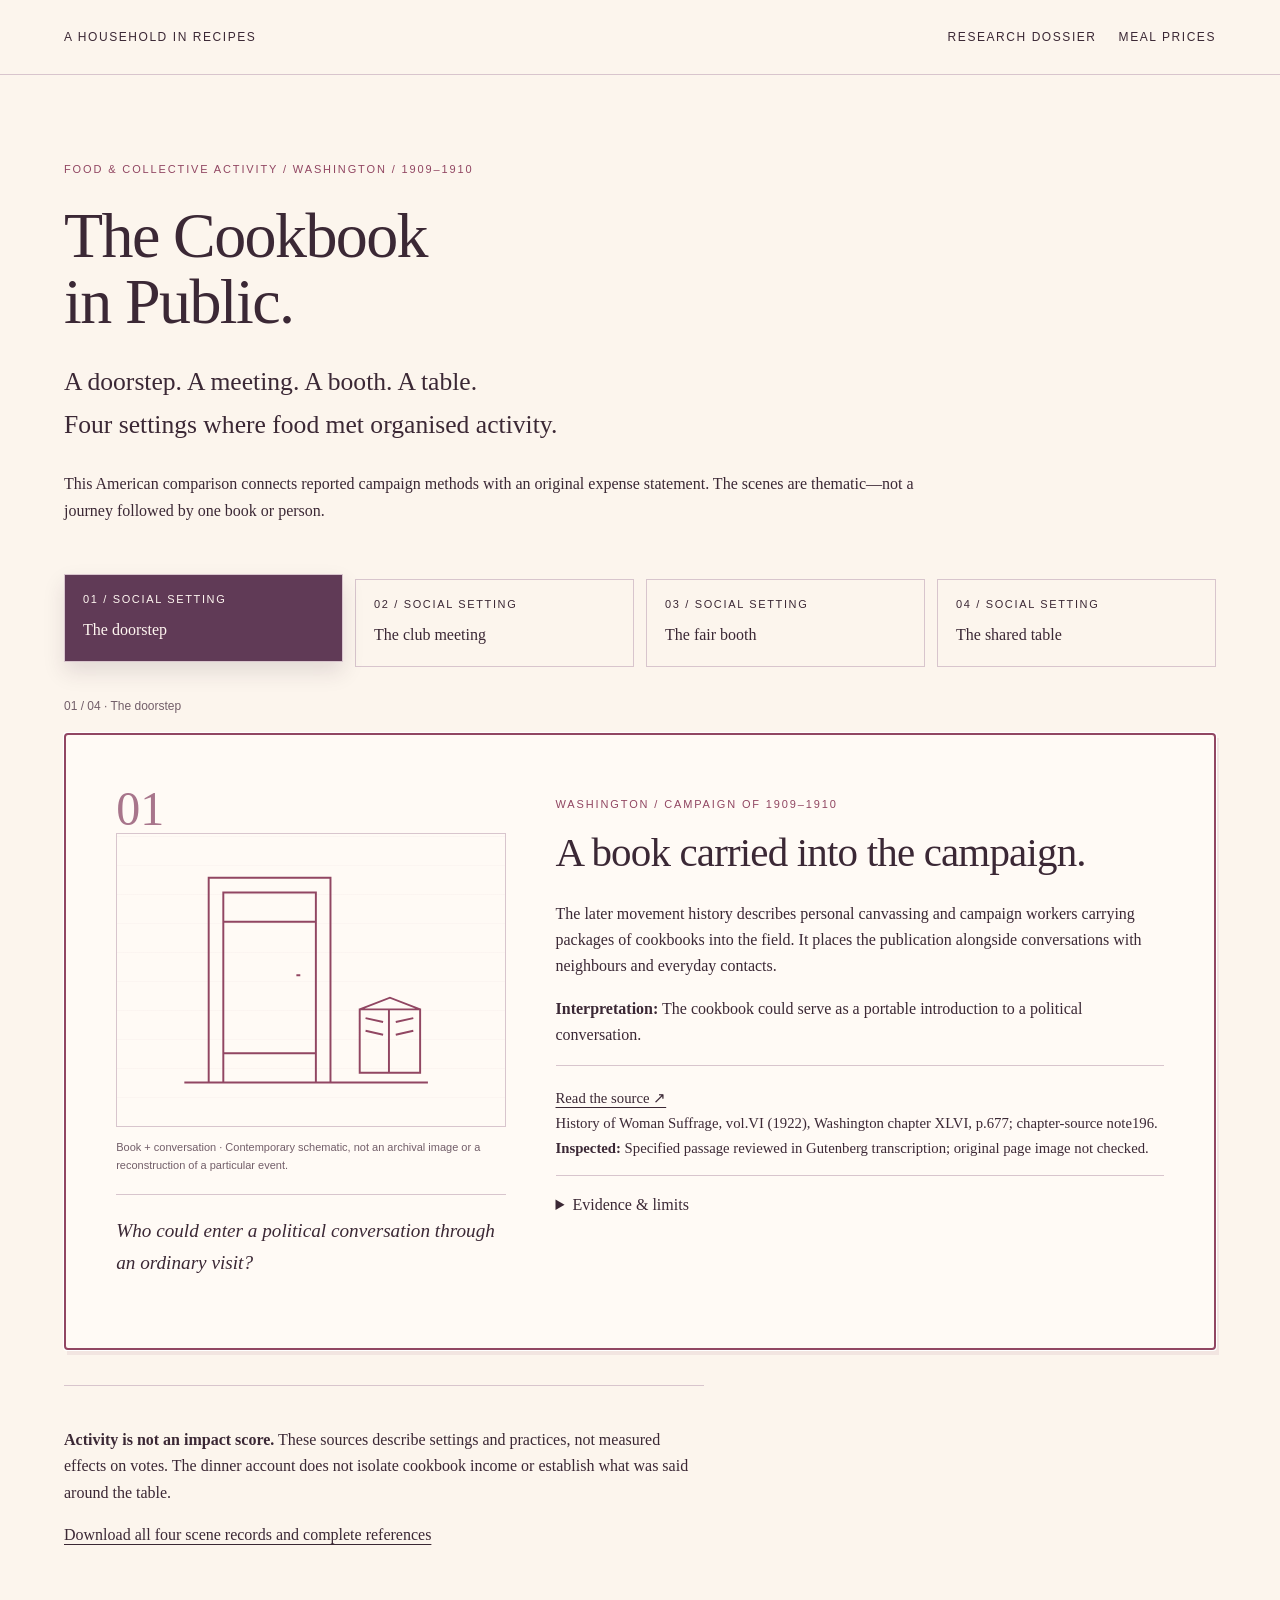
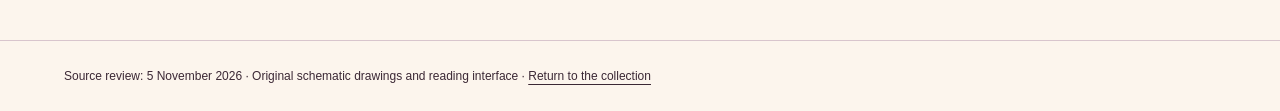
<file: public-life.html>
<!doctype html><html lang="en"><head><meta charset="utf-8"><meta name="viewport" content="width=device-width,initial-scale=1"><title>The Cookbook in Public — A Household in Recipes</title><meta name="description" content="Four source-led scenes connecting cookbooks, canvassing, club discussions, fair booths and collective hospitality in Washington’s suffrage campaign."><link rel="stylesheet" href="public-life.css?v=1"><script src="public-life.js?v=1" defer></script><link rel="stylesheet" href="typography.css?v=1"><link rel="stylesheet" href="palette.css?v=1"></head><body><a class="skip" href="#main">Skip to content</a><header class="public-header"><a href="index.html">A Household in Recipes</a><nav aria-label="Main navigation"><a href="research.html">Research dossier</a><a href="meal-price.html">Meal prices</a></nav></header><main id="main" class="public-wrap"><div class="public-hero"><p class="eyebrow">Food & collective activity / Washington / 1909–1910</p><h1>The Cookbook<br>in Public.</h1><p class="lead">A doorstep. A meeting. A booth. A table.<br>Four settings where food met organised activity.</p><p>This American comparison connects reported campaign methods with an original expense statement. The scenes are thematic—not a journey followed by one book or person.</p></div><div class="scene-tabs" id="scene-tabs" aria-label="Explore four social settings" hidden><button type="button" id="tab-doorstep" data-name="The doorstep"><span>01 / SOCIAL SETTING</span>The doorstep</button><button type="button" id="tab-club" data-name="The club meeting"><span>02 / SOCIAL SETTING</span>The club meeting</button><button type="button" id="tab-booth" data-name="The fair booth"><span>03 / SOCIAL SETTING</span>The fair booth</button><button type="button" id="tab-table" data-name="The shared table"><span>04 / SOCIAL SETTING</span>The shared table</button></div><p class="scene-status" id="scene-status" aria-live="polite">All four settings are shown. Source notes open below each.</p><noscript><p>All four scenes are available without JavaScript.</p></noscript><section class="public-scene" id="doorstep" tabindex="0"><div class="scene-layout"><div><div class="scene-number">01</div><div class="scene-drawing"><svg viewBox="0 0 390 300" aria-hidden="true"><path d="M65 255h250M90 255V45h125v210M105 255V60h95v195M180 145h4M105 90h95M105 225h95M245 180h62v65h-62zM245 180l31-12 31 12M275 180v65M251 189l18 4m-18 9 18 4m13-13 18-4m-18 17 18-4"/></svg></div><p class="scene-caption">Book + conversation · Contemporary schematic, not an archival image or a reconstruction of a particular event.</p><p class="scene-question">Who could enter a political conversation through an ordinary visit?</p></div><div><p class="eyebrow">Washington / campaign of 1909–1910</p><h2>A book carried into the campaign.</h2><p>The later movement history describes personal canvassing and campaign workers carrying packages of cookbooks into the field. It places the publication alongside conversations with neighbours and everyday contacts.</p><p><strong>Interpretation:</strong> The cookbook could serve as a portable introduction to a political conversation.</p><p class="source-note"><a href="https://www.gutenberg.org/files/30051/30051-h/30051-h.htm#Page_677">Read the source ↗</a><br>History of Woman Suffrage, vol.VI (1922), Washington chapter XLVI, p.677; chapter-source note196.<br><strong>Inspected:</strong> Specified passage reviewed in Gutenberg transcription; original page image not checked.</p><details><summary>Evidence & limits</summary><p><strong>Limit:</strong> A retrospective account of campaign methods. It does not identify every visitor or purchaser, or prove that each conversation included a sale or changed a vote.</p></details></div></div></section><section class="public-scene" id="club" tabindex="0"><div class="scene-layout"><div><div class="scene-number">02</div><div class="scene-drawing"><svg viewBox="0 0 390 300" aria-hidden="true"><path d="M50 215h290M80 215v50m230-50v50M130 95h120v90H130zM142 108h95m-95 15h76m-76 15h88m-88 15h65M88 170v38m-20-38h40m-30-9a16 16 0 1 0 0-32 16 16 0 0 0 0 32M300 170v38m-20-38h40m-30-9a16 16 0 1 0 0-32 16 16 0 0 0 0 32M155 210l20-12 20 12 20-12 20 12"/></svg></div><p class="scene-caption">Menu + discussion · Contemporary schematic, not an archival image or a reconstruction of a particular event.</p><p class="scene-question">How did practical household knowledge acquire a public audience?</p></div><div><p class="eyebrow">Washington / campaign of 1909–1910</p><h2>A menu became a subject for discussion.</h2><p>The same chapter reports suffrage-club programmes about food quality and the exhibition and discussion of model menus.</p><p><strong>Interpretation:</strong> Knowledge associated with household provision became material for collective discussion.</p><p class="source-note"><a href="https://www.gutenberg.org/files/30051/30051-h/30051-h.htm#Page_677">Read the source ↗</a><br>History of Woman Suffrage, vol.VI (1922), chapter XLVI, p.677.<br><strong>Inspected:</strong> Specified passage reviewed in Gutenberg transcription; not a club-minute or original-image check.</p><details><summary>Evidence & limits</summary><p><strong>Limit:</strong> The passage does not name particular meetings, count attendees or reproduce the menus. It does not establish that these programmes used a particular cookbook recipe.</p></details></div></div></section><section class="public-scene" id="booth" tabindex="0"><div class="scene-layout"><div><div class="scene-number">03</div><div class="scene-drawing"><svg viewBox="0 0 390 300" aria-hidden="true"><path d="M60 110h270L300 60H90zM65 110v150m260-150v150M65 200h260M80 200v60m230-60v60M90 145h50v45H90zM115 145v45m40 0h60v-45h-60zM185 145v45M240 145h60m-60 12h50m-50 13h55m-55 13h30M80 110l25-50 25 50 25-50 25 50 25-50 25 50 25-50 25 50M140 260h110"/></svg></div><p class="scene-caption">Book + badge + enrolment · Contemporary schematic, not an archival image or a reconstruction of a particular event.</p><p class="scene-question">When did buying an object become an invitation to join?</p></div><div><p class="eyebrow">Washington / campaign of 1909–1910</p><h2>Publishing, selling and recruiting met.</h2><p>The history describes suffrage booths selling cookbooks, pins and pennants while collecting enrolment signatures. Its discussion then turns to publicity at Seattle’s 1909 Alaska-Yukon-Pacific Exposition.</p><p><strong>Interpretation:</strong> A booth brought material goods and opportunities for political participation into one setting.</p><p class="source-note"><a href="https://www.gutenberg.org/files/30051/30051-h/30051-h.htm#Page_677">Read the source ↗</a><br>History of Woman Suffrage, vol.VI (1922), chapter XLVI, pp.677–678.<br><strong>Inspected:</strong> Specified passage reviewed in Gutenberg transcription; no booth account or original-image check.</p><details><summary>Evidence & limits</summary><p><strong>Limit:</strong> The account does not give transactions, recruitment totals or conversion rates. Do not assign every reported booth practice to the Exposition or treat signatures as votes.</p></details></div></div></section><section class="public-scene" id="table" tabindex="0"><div class="scene-layout"><div><div class="scene-number">04</div><div class="scene-drawing"><svg viewBox="0 0 390 300" aria-hidden="true"><path d="M60 175h270M85 175v80m220-80v80M100 155h48m-24-5v-25m-12 0h24M174 155h48m-24-5v-25m-12 0h24M248 155h48m-24-5v-25m-12 0h24M40 160v85h30m280-85v85h-30M40 185h20m290 0h-20M135 75h130v30H135zM150 86h95M145 225h115v45H145zM155 236h65m-65 12h90"/></svg></div><p class="scene-caption">Dinner + tickets + hospitality · Contemporary schematic, not an archival image or a reconstruction of a particular event.</p><p class="scene-question">What did it cost to bring people to the same table?</p></div><div><p class="eyebrow">Washington / national convention expense / 1909</p><h2>Hospitality left an account.</h2><p>Eaton’s convention-expense statement records a daylight dinner costing $200, ticket receipts of $168 and a stated net cost of $32.</p><div class="dinner-ledger"><div><strong>$200</strong><span>Recorded expense</span></div><div><strong>$168</strong><span>Ticket receipts</span></div><div><strong>$32</strong><span>Stated net cost</span></div></div><p><strong>Interpretation:</strong> Shared hospitality required resources as well as organisation. This dinner was a net expense in the reported account, not a demonstrated fundraiser.</p><p class="source-note"><a href="https://wshs.contentdm.oclc.org/digital/collection/devoe/id/14747">Read the source ↗</a><br>Eaton, Treasurer’s Report through 10 January 1911, attached Report of National Convention Expense, 1909, manuscript p.3; item14747, SL_devoe_000954.jpg; WSL Manuscripts, MS171, Box2.<br><strong>Inspected:</strong> Entire original page image visually checked; factual dinner lines and arithmetic checked.</p><details><summary>Evidence & limits</summary><p><strong>Limit:</strong> The statement does not supply the menu, number of diners, ticket price, seating or a record of conversations. It is separate from cookbook sales and the later banquet to DeVoe.</p></details></div></div></section><div class="public-bottom"><p><strong>Activity is not an impact score.</strong> These sources describe settings and practices, not measured effects on votes. The dinner account does not isolate cookbook income or establish what was said around the table.</p><p><a href="public-life-data.json">Download all four scene records and complete references</a></p></div></main><footer class="public-footer">Source review: 5 November 2026 · Original schematic drawings and reading interface · <a href="index.html">Return to the collection</a></footer></body></html>
</file>
<file: public-life.css>
*{box-sizing:border-box}html{scroll-behavior:smooth}body{margin:0;background:#f4f0e6;color:#252a24;font-family:Georgia,serif;line-height:1.65}a{color:inherit;text-underline-offset:4px;overflow-wrap:anywhere}button{font:inherit}button:focus-visible,a:focus-visible{outline:3px solid #9d593b;outline-offset:5px}.skip{position:absolute;top:-100px}.skip:focus{top:12px;z-index:20;background:#fff;padding:12px}.public-header{display:flex;justify-content:space-between;gap:20px;padding:28px 5vw;border-bottom:1px solid #c9c1af;font:12px/1.5 Arial,sans-serif;text-transform:uppercase;letter-spacing:.13em}.public-header nav{display:flex;gap:22px;flex-wrap:wrap}.public-header a{text-decoration:none}.public-wrap{max-width:1280px;margin:auto;padding:75px 5vw}.eyebrow{font:11px/1.6 Arial,sans-serif;letter-spacing:.17em;text-transform:uppercase;color:#655c4d}.public-hero{max-width:900px;margin-bottom:55px}.public-hero h1{font-size:clamp(3rem,7.8vw,6.8rem);font-weight:400;line-height:1.02;letter-spacing:-.04em;margin:24px 0}.public-hero .lead{font-size:clamp(1.2rem,2vw,1.6rem);max-width:42ch}.scene-tabs{display:grid;grid-template-columns:repeat(4,minmax(0,1fr));gap:12px;margin-bottom:32px}.scene-tabs[hidden]{display:none}.scene-tabs button{background:transparent;border:1px solid #b9ae96;color:inherit;padding:18px;text-align:left;cursor:pointer;transition:transform .2s,background .2s}.scene-tabs button span{display:block;font:11px Arial,sans-serif;letter-spacing:.15em;margin-bottom:12px}.scene-tabs button[aria-selected=true]{background:#293b31;color:#f8f3e7;transform:translateY(-5px);box-shadow:0 10px 20px #1c291a16}.public-scene{border:1px solid #b8ad97;padding:clamp(22px,4vw,52px);margin-bottom:35px;background:#faf7ee;box-shadow:0 20px 40px #2c2a2110;animation:folio-in .4s ease both;scroll-margin-top:30px}.public-scene[hidden]{display:none}.scene-layout{display:grid;grid-template-columns:.8fr 1.25fr;gap:50px}.scene-layout h2{font-size:clamp(2rem,4vw,3.6rem);font-weight:400;line-height:1.1;letter-spacing:-.025em;margin:16px 0 25px}.scene-drawing{display:flex;align-items:center;justify-content:center;min-height:285px;border:1px solid #d6ccb7;background:repeating-linear-gradient(0deg,transparent,transparent 28px,#b7ab8b16 29px);color:#85583b}.scene-drawing svg{width:100%;max-width:380px;height:auto;stroke:currentColor;stroke-width:2;fill:none}.scene-caption{font:11px/1.6 Arial,sans-serif;color:#6b624f;margin-top:12px}.scene-number{font-size:3rem;color:#a47e59;line-height:1}.scene-question{font-style:italic;font-size:1.2rem;border-top:1px solid #c6baa1;padding-top:20px}.source-note{font-size:.92rem;line-height:1.7;border-top:1px solid #c6baa1;padding-top:20px}.public-scene details{border-top:1px solid #c6baa1;padding:16px 0}.public-scene summary{cursor:pointer}.public-scene details p{font-size:.95rem}.dinner-ledger{margin:22px 0;display:grid;grid-template-columns:repeat(3,1fr);gap:14px}.dinner-ledger strong{font-size:2rem;display:block;font-weight:400}.dinner-ledger span{font:11px/1.5 Arial,sans-serif}.dinner-ledger div{border-top:1px solid #a98f67;padding-top:10px}.public-bottom{border-top:1px solid #b8ad97;margin-top:35px;padding-top:25px;max-width:80ch}.public-footer{border-top:1px solid #c9c1af;padding:25px 5vw;font:12px/1.7 Arial,sans-serif}.scene-status{font:12px Arial,sans-serif;margin:0 0 20px;color:#6b624f}@keyframes folio-in{from{opacity:.4;transform:perspective(1100px) translateY(14px) rotateX(2deg)}to{opacity:1;transform:none}}@media(max-width:700px){.public-header{flex-direction:column}.public-wrap{padding-top:42px}.scene-tabs{grid-template-columns:repeat(2,1fr)}.scene-layout{grid-template-columns:1fr;gap:22px}.scene-drawing{min-height:190px}.scene-drawing svg{max-width:270px}.scene-tabs button{padding:14px}.scene-number{font-size:2rem}.public-scene{padding:22px}.dinner-ledger{gap:8px}.dinner-ledger strong{font-size:1.6rem}}@media(prefers-reduced-motion:reduce){html{scroll-behavior:auto}.public-scene{animation:none}.scene-tabs button{transition:none}}
</file>
<file: typography.css>
/* A compact heading scale shared by the exhibition pages. */
@media screen {
  body h1 { font-size: clamp(42px, 5vw, 72px) !important; line-height: 1.04 !important; letter-spacing: -.025em !important; }
  body h2:not(#fc-title) { font-size: clamp(28px, 3.2vw, 44px) !important; line-height: 1.12 !important; letter-spacing: -.02em !important; }
  body h3 { font-size: clamp(22px, 2vw, 28px) !important; line-height: 1.18 !important; }
  body .hero .aside h2 { font-size: clamp(26px, 2.5vw, 34px) !important; }
  body dialog h2 { font-size: clamp(26px, 3vw, 38px) !important; }
}
</file>
<file: palette.css>
/* A Household in Recipes: ivory paper, plum ink and rose accents. */
body, body.floating-theme {
 --paper:#fcf5ed; --ink:#3b2835; --rust:#914662; --red:#914662;
 --green:#6b4563; --line:#d8c5cd; --muted:#725e69;
 --recipe-tint:#f1e2e7; --recipe-surface:#fffaf5;
 background-color:var(--paper); color:var(--ink);
}
body a { color:inherit; }
body h1 em,body h1 i,body .eyebrow,body .stamp,body .rule,body .missing-label { color:var(--rust); }
body :focus-visible { outline-color:#914662 !important; }
body header,body footer,body .public-header,body .public-footer { border-color:var(--line); }
body.floating-theme .aside,body .selection,body .note,body .method { background:var(--recipe-tint); }
body.floating-theme .aside { box-shadow:5px 6px 0 #d8bdc655; }
body.floating-theme dialog,body .vintage-dialog { background:var(--paper); color:var(--ink); box-shadow:0 25px 95px #35203470; }
body.floating-theme dialog::backdrop,body .vintage-dialog::backdrop { background:#30202dbd; }
body .fc-cabinet { background:#3d293a; background-image:radial-gradient(ellipse at 50% 42%,#a9769740,transparent 67%); }
body .fc-topline { border-color:#e7ccdb40; }
body .fc-topline h2 { color:var(--paper); }
body .fc-topline p,body .fc-topline .fc-stamp,body .fc-status,body .fc-hint { color:#ead6e2; }
body .fc-axis { color:#d9bacc99; }
body .fc-orbit { border-color:#dec2d42b; }
body .fc-sheet { background:var(--paper); border-color:#e7d4dc; box-shadow:0 3px 0 #d6bdc8,0 5px 0 #f6e8ed,0 7px 0 #b99aa9,0 26px 45px #21122166; }
body .fc-sheet:after { border-color:var(--line); }
body .fc-plate,body .fc-art small,body .fc-copy .fc-eyebrow,body .fc-subject { color:var(--muted); }
body .fc-arrow { border-color:#dbbaca88; }
body .fc-arrow:hover { background:#ead6e21a; }
body .fc-rule { background:#dbbaca88; }
body .fc-filters input,body .fc-filters select,body input,body select { background:var(--recipe-surface); color:var(--ink); border-color:var(--line); }
body .vintage-item,body .table-card,body .story-panel,body .receipt,body .ledger-main,body .layer,body .sourcebox,body .public-scene { background:var(--recipe-surface); color:var(--ink); border-color:var(--line); }
body .vintage-item img,body .vintage-image-area,body .original-recipe-image,body .evidence-pair img { background:#f0e5de; border-color:var(--line); }
body .vintage-item,body .public-scene { box-shadow:3px 5px 0 #bb8fa026; }
body .vintage-kind,body .vintage-open,body .vintage-credit,body .vintage-description small,body .original-card-caption,body .original-recipe-image figcaption { color:var(--muted); }
body .vintage-dialog button,body .vintage-description a { color:var(--ink); border-color:var(--line); }
body .cost-row { border-color:var(--line); }
body .cost-row:hover { background:#f5e8ed; }
body .cost-row[aria-pressed=true],body .story-buttons button[aria-pressed=true] { background:var(--recipe-tint); }
body .row-bar-track { background:#ead8df; }
body .row-bar { background:#6b4563; }
body .account-sales { background:#6b4563; color:#fffaf5; }
body .account-donations { background:#d6a3b1; color:#352330; }
body .scene-tabs button { color:var(--ink); border-color:var(--line); }
body .scene-tabs button[aria-selected=true] { background:#603a56; color:#fff7f1; box-shadow:0 10px 20px #35203420; }
body .scene-drawing { color:#914662; border-color:var(--line); background:repeating-linear-gradient(0deg,transparent,transparent 28px,#b78b9d18 29px); }
body .scene-number { color:#a8758b; }
body .scene-caption,body .scene-status { color:var(--muted); }
body .source-note,body .public-scene details,body .scene-question,body .public-bottom,body .dinner-ledger div { border-color:var(--line); }
</file>
